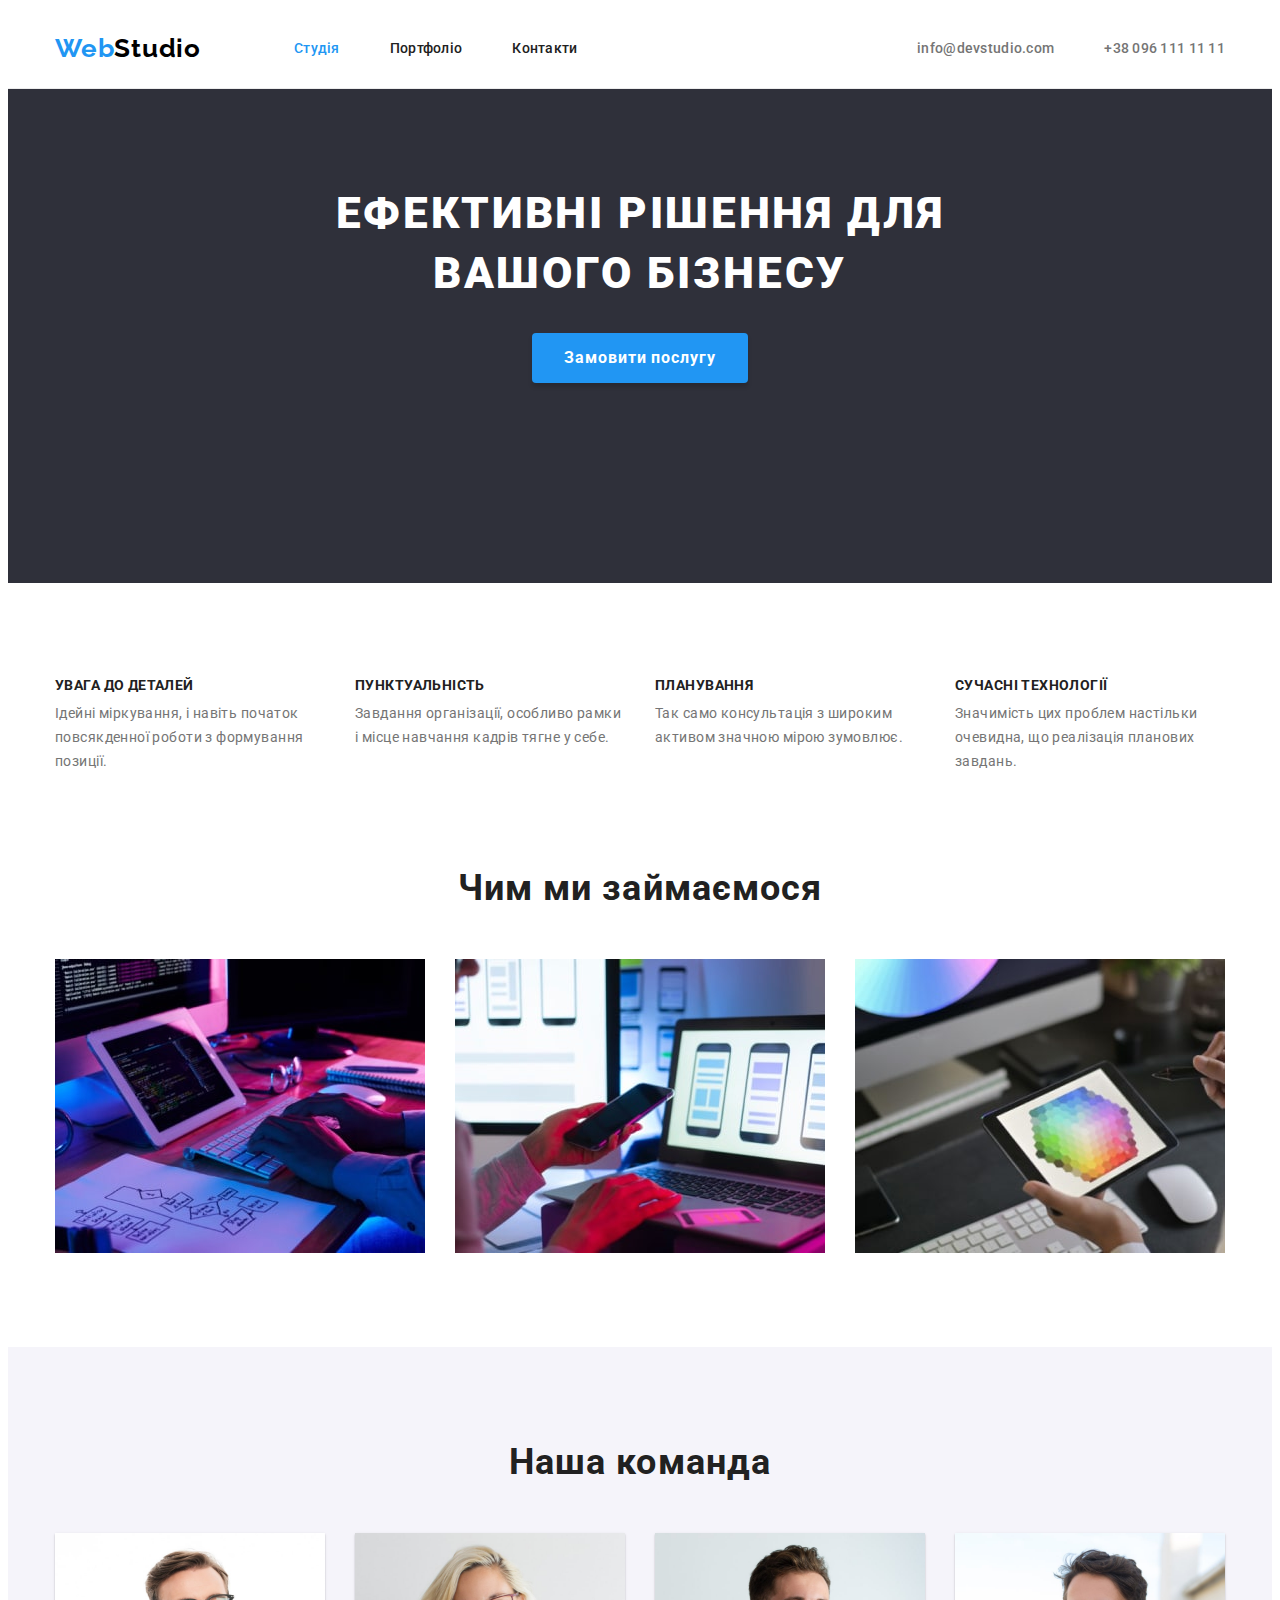
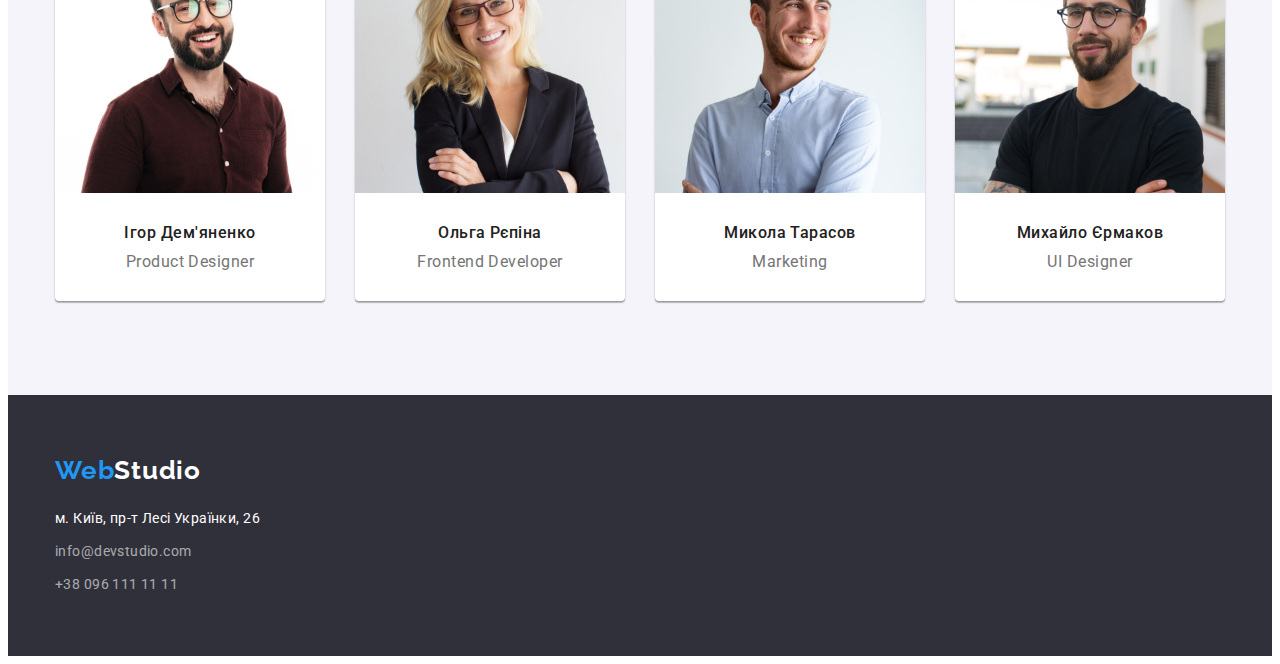
<file: index.html>
<!DOCTYPE html>
<html lang="uk">
	<head>
		<meta charset="UTF-8" />
		<meta http-equiv="X-UA-Compatible" content="IE=edge" />
		<meta name="viewport" content="width=device-width, initial-scale=1.0" />
		<title>Студія</title>
		<link rel="preconnect" href="https://fonts.googleapis.com" />
		<link rel="preconnect" href="https://fonts.gstatic.com" crossorigin />
		<link
			href="https://fonts.googleapis.com/css2?family=Raleway:wght@700&family=Roboto:wght@400;500;700;900&display=swap"
			rel="stylesheet"
		/>
		<link
			rel="stylesheet"
			href="https://cdnjs.cloudflare.com/ajax/libs/modern-normalize/1.1.0/modern-normalize.min.css"
			integrity="sha512-wpPYUAdjBVSE4KJnH1VR1HeZfpl1ub8YT/NKx4PuQ5NmX2tKuGu6U/JRp5y+Y8XG2tV+wKQpNHVUX03MfMFn9Q=="
			crossorigin="anonymous"
			referrerpolicy="no-referrer"
		/>

		<link rel="stylesheet" href="./css/styles.css" />
	</head>

	<body>
		<!-- header -->
		<header class="header">
			<div class="header-container container">
				<nav class="nav">
					<a href="./" class="logo link">
						<span class="logo-name-web">Web</span>Studio
					</a>
					<ul class="nav-list list">
						<li class="nav-list-item"><a class="link current" href="./index.html">Студія</a></li>
						<li class="nav-list-item"><a class="link" href="./portfolio.html">Портфоліо</a></li>
						<li class="nav-list-item"><a class="link" href="">Контакти</a></li>
					</ul>
				</nav>
				<ul class="contacts-list list">
					<li class="contact-mail"><a class="link" href="mailto:info@devstudio.com">info@devstudio.com</a></li>
					<li class="contact-phone"><a class="link" href="tel:+380961111111">+38 096 111 11 11</a></li>
				</ul>
			</div>
		</header>
		<!-- main -->
		<main class="main">
			<section class="hero section">
				<div class="container">
					<h1 class="hero-title">Ефективні рішення для вашого бізнесу</h1>
					<button type="button" class="hero-button">Замовити послугу</button>
				</div>
			</section>
			<section class="advences section">
				<div class="container">
					<h2 class="advences invisible">Наші переваги</h2>
					<ul class="advences-list list">
						<li class="advences-list-item">
							<h3 class="advences subtitle">Увага до деталей</h3>
							<p class="advences-list-item-p">
								Ідейні міркування, і навіть початок повсякденної роботи з формування позиції.
							</p>
						</li>
						<li class="advences-list-item">
							<h3 class="advences subtitle">Пунктуальність</h3>
							<p class="advences-list-item-p">
								Завдання організації, особливо рамки і місце навчання кадрів тягне у себе.
							</p>
						</li>
						<li class="advences-list-item">
							<h3 class="advences subtitle">Планування</h3>
							<p class="advences-list-item-p">Так само консультація з широким активом значною мірою зумовлює.</p>
						</li>
						<li class="advences-list-item">
							<h3 class="advences subtitle">Сучасні технології</h3>
							<p class="advences-list-item-p">
								Значимість цих проблем настільки очевидна, що реалізація планових завдань.
							</p>
						</li>
					</ul>
				</div>
			</section>
			<section class="working section">
				<div class="container">
					<h2 class="working title">Чим ми займаємося</h2>
					<ul class="working-list list">
						<li class="working-list-item">
							<img src="./images/homepage/image1.jpg" width="370" height="294" alt="Людина пише код" />
						</li>
						<li class="working-list-item">
							<img src="./images/homepage/image2.jpg" width="370" height="294" alt="Людина працює в телефоні" />
						</li>
						<li class="working-list-item">
							<img src="./images/homepage/image3.jpg" width="370" height="294" alt="Людина на планшеті вибирає колір" />
						</li>
					</ul>
				</div>
			</section>
			<section class="our-team section">
				<div class="container">
					<h2 class="our-team-title title">Наша команда</h2>
					<ul class="team-members list">
						<li class="member">
							<img src="./images/homepage/Igor.jpg" alt="член компанії" width="270" height="260" />
							<div class="member-container">
								<h3 class="members-subtitle subtitle">Ігор Дем'яненко</h3>
								<p class="members-position" lang="en">Product Designer</p>
							</div>
						</li>
						<li class="member">
							<img src="./images/homepage/Olga.jpg" alt="член компанії" width="270" height="260" />
							<div class="member-container">
								<h3 class="members-subtitle subtitle">Ольга Рєпіна</h3>
								<p class="members-position" lang="en">Frontend Developer</p>
							</div>
						</li>
						<li class="member">
							<img src="./images/homepage/Mukola.jpg" alt="член компанії" width="270" height="260" />
							<div class="member-container">
								<h3 class="members-subtitle subtitle">Микола Тарасов</h3>
								<p class="members-position" lang="en">Marketing</p>
							</div>
						</li>
						<li class="member">
							<img src="./images/homepage/Muxajlo.jpg" alt="член компанії" width="270" height="260" />
							<div class="member-container">
								<h3 class="members-subtitle subtitle">Михайло Єрмаков</h3>
								<p class="members-position" lang="en">UI Designer</p>
							</div>
						</li>
					</ul>
				</div>
			</section>
		</main>
		<!-- footer -->
		<footer class="footer">
			<div class="container">
				<a href="./" class="footer-logo logo link">
					<span class="logo-name-web">Web</span>Studio
				</a>
				<address class="address">
					<ul class="address-list list">
						<li class="address-list-item">
							<a
								href="https://goo.gl/maps/QRbv56mjGe2gUeGr9"
								class="adress-map link"
								rel="nofollow noopener noreferrer"
							>
								м. Київ, пр-т Лесі Українки, 26
							</a>
						</li>
						<li class="address-list-item">
							<a href="mailto:info@devstudio.com" class="adress-connect link">info@devstudio.com</a>
						</li>
						<li class="address-list-item">
							<a href="tel:+380961111111" class="adress-connect link">+38 096 111 11 11</a>
						</li>
					</ul>
				</address>
			</div>
		</footer>
	</body>
</html>
</file>
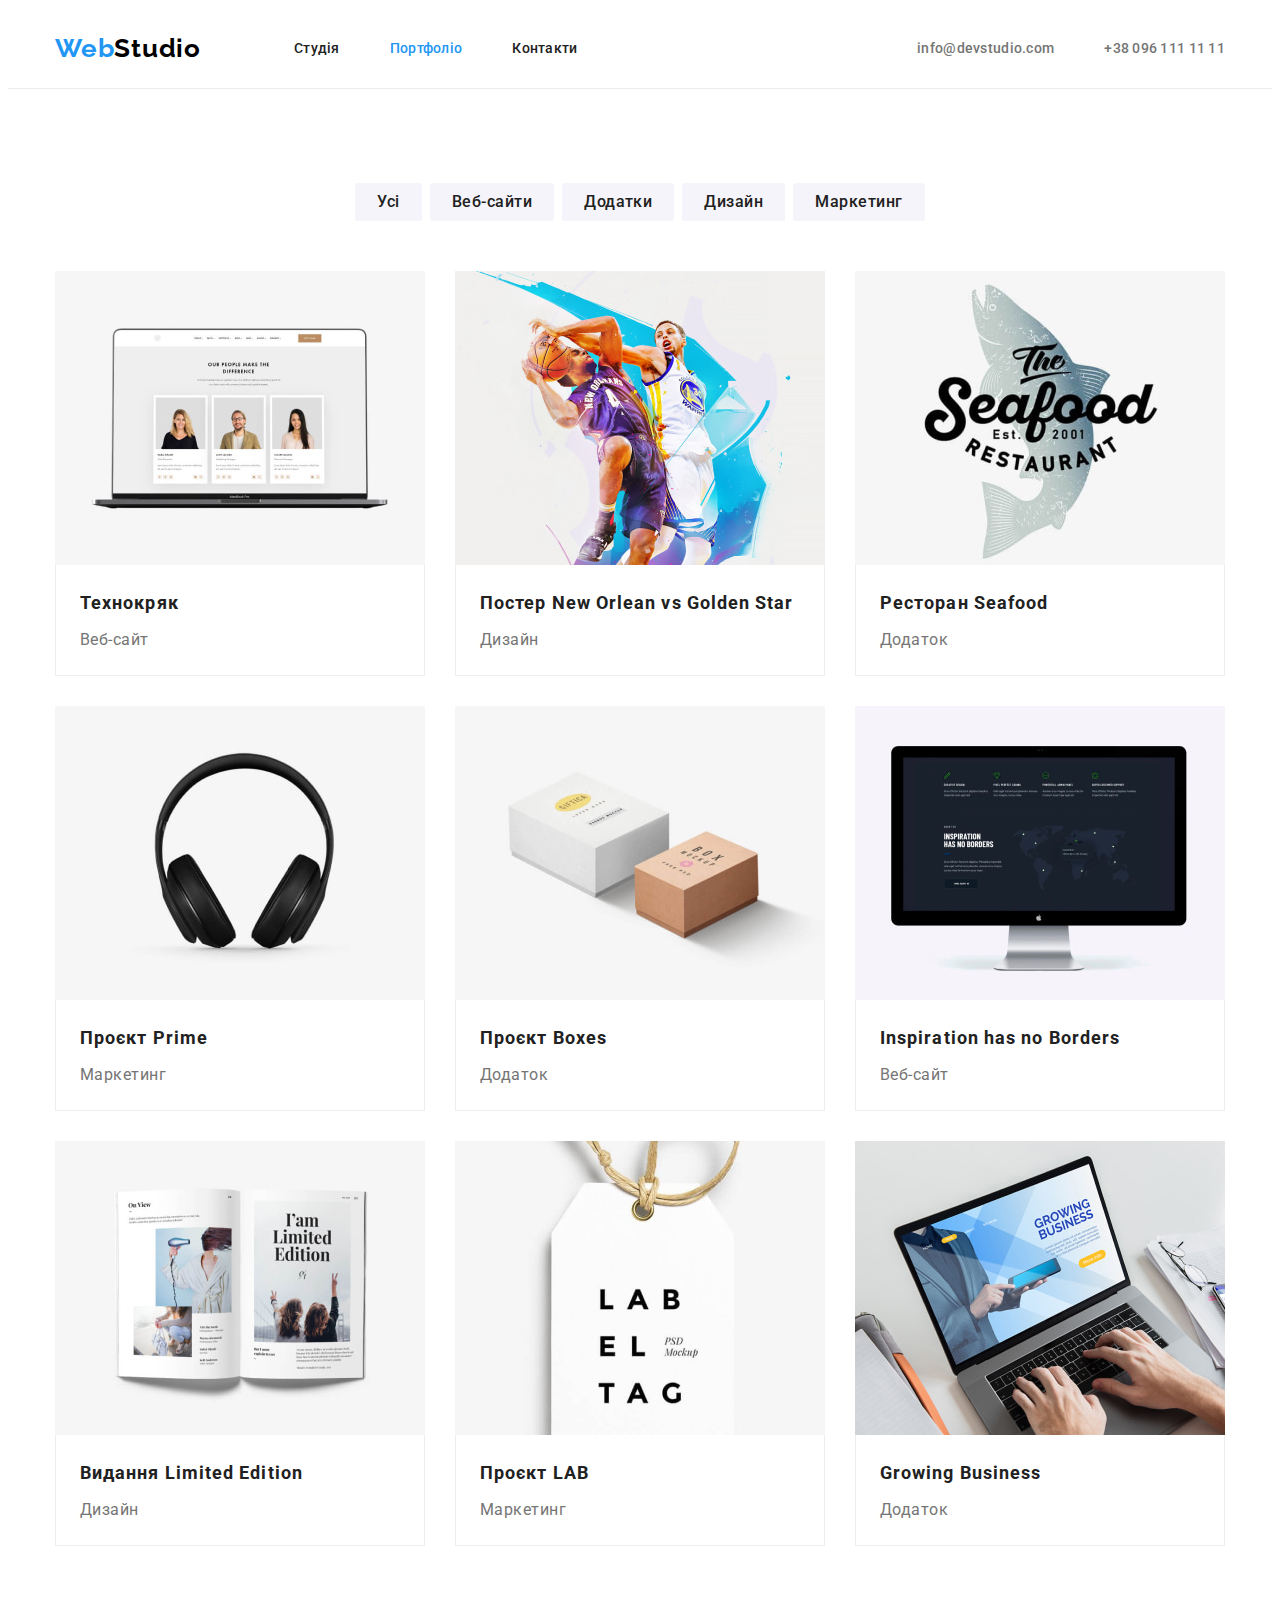
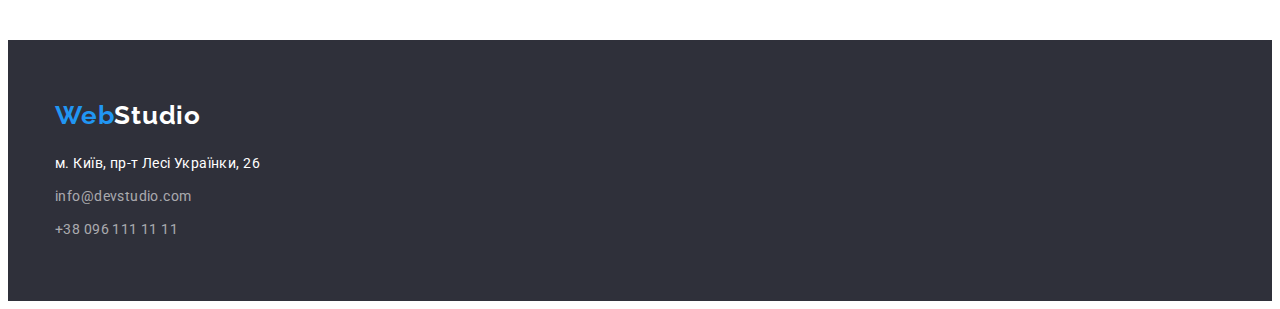
<file: portfolio.html>
<!DOCTYPE html>
<html lang="uk">
	<head>
		<meta charset="UTF-8" />
		<meta http-equiv="X-UA-Compatible" content="IE=edge" />
		<meta name="viewport" content="width=device-width, initial-scale=1.0" />
		<title>Портфоліо</title>
		<link rel="preconnect" href="https://fonts.googleapis.com" />
		<link rel="preconnect" href="https://fonts.gstatic.com" crossorigin />
		<link
			href="https://fonts.googleapis.com/css2?family=Raleway:wght@700&family=Roboto:wght@400;500;700;900&display=swap"
			rel="stylesheet"
		/>
		<link
			rel="stylesheet"
			href="https://cdnjs.cloudflare.com/ajax/libs/modern-normalize/1.1.0/modern-normalize.min.css"
			integrity="sha512-wpPYUAdjBVSE4KJnH1VR1HeZfpl1ub8YT/NKx4PuQ5NmX2tKuGu6U/JRp5y+Y8XG2tV+wKQpNHVUX03MfMFn9Q=="
			crossorigin="anonymous"
			referrerpolicy="no-referrer"
		/>

		<link rel="stylesheet" href="./css/styles.css" />
	</head>

	<body>
		<!-- header -->
		<header class="header">
			<div class="header-container container">
				<nav class="nav">
					<a href="./" class="logo link">
						<span class="logo-name-web">Web</span>Studio
					</a>
					<ul class="nav-list list">
						<li class="nav-list-item"><a class="link " href="./index.html">Студія</a></li>
						<li class="nav-list-item"><a class="link current" href="./portfolio.html">Портфоліо</a></li>
						<li class="nav-list-item"><a class="link" href="">Контакти</a></li>
					</ul>
				</nav>
				<ul class="contacts-list list">
					<li class="contact-mail"><a class="link" href="mailto:info@devstudio.com">info@devstudio.com</a></li>
					<li class="contact-phone"><a class="link" href="tel:+380961111111">+38 096 111 11 11</a></li>
				</ul>
			</div>
		</header>

		<!-- main -->
		<main class="main main-portfolio">
			<section class="section">
				<div class="container">
					<h1 class="title invisible">Портфоліо</h1>
					<!-- -----------Filter---------- -->
					<ul class="filter-list list">
						<li class="list-item"><button type="button" class="item-button usi">Усі</button></li>
						<li class="list-item"><button type="button" class="item-button">Веб-сайти</button></li>
						<li class="list-item"><button type="button" class="item-button">Додатки</button></li>
						<li class="list-item"><button type="button" class="item-button">Дизайн</button></li>
						<li class="list-item"><button type="button" class="item-button">Маркетинг</button></li>
					</ul>
					<!-- -----------Examples---------- -->
					<ul class="examples-list list">
						<li class="examples-list-item">
							<img src="./images/portfolio/example1.jpg" alt="Технокряк" width="370px" height="294px" />
							<div class="item-container">
								<h2 class="exp subtitle">Технокряк</h2>
								<p class="exp-p">Веб-сайт</p>
							</div>
						</li>
						<li class="examples-list-item">
							<img
								src="./images/portfolio/example2.jpg"
								alt="Постер New Orlean vs Golden Star"
								width="370px"
								height="294px"
							/>
							<div class="item-container">
								<h2 class="exp subtitle">Постер New Orlean vs Golden Star</h2>
								<p class="exp-p">Дизайн</p>
							</div>
						</li>
						<li class="examples-list-item">
							<img src="./images/portfolio/example3.jpg" alt="Ресторан Seafood" width="370px" height="294px" />
							<div class="item-container">
								<h2 class="exp subtitle">Ресторан Seafood</h2>
								<p class="exp-p">Додаток</p>
							</div>
						</li>
						<li class="examples-list-item">
							<img src="./images/portfolio/example4.jpg" alt="Проєкт Prime" width="370px" height="294px" />
							<div class="item-container">
								<h2 class="exp subtitle">Проєкт Prime</h2>
								<p class="exp-p">Маркетинг</p>
							</div>
						</li>
						<li class="examples-list-item">
							<img src="./images/portfolio/example5.jpg" alt="Проєкт Boxes" width="370px" height="294px" />
							<div class="item-container">
								<h2 class="exp subtitle">Проєкт Boxes</h2>
								<p class="exp-p">Додаток</p>
							</div>
						</li>
						<li class="examples-list-item">
							<img
								src="./images/portfolio/example6.jpg"
								alt="Inspiration has no Borders"
								width="370px"
								height="294px"
							/>
							<div class="item-container">
								<h2 class="exp subtitle">Inspiration has no Borders</h2>
								<p class="exp-p">Веб-сайт</p>
							</div>
						</li>
						<li class="examples-list-item">
							<img src="./images/portfolio/example7.jpg" alt="Видання Limited Edition" width="370px" height="294px" />
							<div class="item-container">
								<h2 class="exp subtitle">Видання Limited Edition</h2>
								<p class="exp-p">Дизайн</p>
							</div>
						</li>
						<li class="examples-list-item">
							<img src="./images/portfolio/example8.jpg" alt="Проєкт LAB" width="370px" height="294px" />
							<div class="item-container">
								<h2 class="exp subtitle">Проєкт LAB</h2>
								<p class="exp-p">Маркетинг</p>
							</div>
						</li>
						<li class="examples-list-item">
							<img src="./images/portfolio/example9.jpg" alt="Growing Business" width="370px" height="294px" />
							<div class="item-container">
								<h2 class="exp subtitle">Growing Business</h2>
								<p class="exp-p">Додаток</p>
							</div>
						</li>
					</ul>
				</div>
			</section>
		</main>

		<!-- footer -->
		<footer class="footer">
			<div class="container">
				<a href="./" class="footer-logo logo link">
					<span class="logo-name-web">Web</span>Studio
				</a>
				<address class="address">
					<ul class="address-list list">
						<li class="address-list-item">
							<a
								href="https://goo.gl/maps/QRbv56mjGe2gUeGr9"
								class="adress-map link"
								rel="nofollow noopener noreferrer"
							>
								м. Київ, пр-т Лесі Українки, 26
							</a>
						</li>
						<li class="address-list-item">
							<a href="mailto:info@devstudio.com" class="adress-connect link">info@devstudio.com</a>
						</li>
						<li class="address-list-item">
							<a href="tel:+380961111111" class="adress-connect link">+38 096 111 11 11</a>
						</li>
					</ul>
				</address>
			</div>
		</footer>
	</body>
</html>
</file>
<file: css/styles.css>
html {
	box-sizing: border-box;
}

*,
*::before,
*::after {
	box-sizing: inherit;
}

/* Змінні */
:root {
	--main-color: #f5f5f5;
	--header-color: #ffffff;
	--footer-color: #2f303a;
	--action-color: #2196f3;
	--font-main-color: #757575;
	--font-submain-color: #212121;
	--button-passive-color: #f5f4fa;

	/* Others */
	--indent:30px;
	--items:3;
}

/*________________________ Глобальні стилі __________________*/
body {
	background-color: var(--header-color);
	color: var(--font-main-color);
	font-family: "Roboto", sans-serif;
	font-size: 14px;
}

/* reset start */
h1,
h2,
h3,
h4,
h5,
h6,
p {
	margin: 0;
}

.link {
	text-decoration: none;
	color: currentColor;
}

.list {
	list-style: none;
	margin: 0;
	padding: 0;
}

img {
	display: block;
}

/* reset end */

.container {
	width: 1200px;
	margin-left: auto;
	margin-right: auto;
	padding: 0 15px;
}

/* __________________Утиліти_________________ */

.title,
.subtitle {
	color: var(--font-submain-color);
}

.invisible {
	visibility: hidden;
	position: absolute;
	width: 0px;
	height: 0px;
	margin: 0px;
	border: 0;
	padding: 0;
}

.section {
	padding-bottom: 94px;
}

/* -----------------------Хедер------------------------ */
.header {
	border-bottom: 1px solid #ececec;
}

.header-container {
	display: flex;
	justify-content: space-between;
	align-items: center;
}

.logo {
	color: #000000;
	font-family: "Raleway";
	font-weight: 700;
	font-size: 26px;
	line-height: calc(31 / 26);
	letter-spacing: 0.03em;

	margin-right: 93px;
}

.logo-name-web {
	color: var(--action-color);
}

.current.link {
	color: var(--action-color);
}

/* ___________________nav__________________ */

.nav {
	display: flex;
	flex-direction: row;
	align-items: center;
}

.nav-list {
	display: flex;
	flex-direction: row;
	gap: 50px;
	padding: 32px 0;
}

.nav-list a {
	color: var(--font-submain-color);
	font-weight: 500;
	line-height: calc(16 / 14);
	letter-spacing: 0.02em;
}

.nav-list a:hover,
.nav-list a:focus {
	color: var(--action-color);
}

/* ____________contacts____________ */

.contacts-list {
	display: flex;
	flex-direction: row;
	gap: 50px;
}

.contacts-list a {
	color: var(--font-main-color);
	font-weight: 500;
	line-height: calc(16 / 14);
	letter-spacing: 0.02em;
}

.contacts-list a:hover,
.contacts-list a:focus {
	color: var(--action-color);
}

/* Hero*/
.hero{
	padding: 200px 0;
	background-color: var(--footer-color);
}




.hero-title {
	margin: 0 auto 30px auto;
	padding: 0;
	color: var(--header-color);
	font-weight: 900;
	font-size: 44px;
	line-height: calc(60 / 44);
	text-align: center;
	letter-spacing: 0.06em;
	text-transform: uppercase;

	width: 696px;
}

.hero-button {
	min-width: 216px;
	box-shadow: 0px 4px 4px rgba(0, 0, 0, 0.15);
	border-radius: 4px;
	margin-left: auto;
	margin-right: auto;

	padding: 10px 32px;

	color: var(--header-color);
	background-color: var(--action-color);
	border: none;
	cursor: pointer;
	font-weight: 700;
	font-size: 16px;
	line-height: calc(30 / 16);
	display: flex;
	align-items: center;
	text-align: center;
	letter-spacing: 0.06em;
}

.hero-button:hover,
.hero-button:focus,
.hero-button:active {
	color: var(--header-color);
	background-color: #188ce8;
	border: none;
	cursor: pointer;
}

/* -----------------------------main----------------------------- */

.advences.section{
	padding-bottom: 0;
}

.advences.subtitle {
	margin-bottom: 8px;
	font-size: 14px;
	line-height: calc(16 / 14);
	letter-spacing: 0.03em;
	text-transform: uppercase;
}

.advences-list {
	display: flex;
	flex-direction: row;
	gap: 30px;
}

.advences-list-item-p {
	line-height: calc(24 / 14);
	letter-spacing: 0.03em;
	width: 270px;
}

.our-team {
	background-color: var(--button-passive-color);
}

.working.title,
.our-team-title {
	font-size: 36px;
	line-height: calc(42 / 36);
	text-align: center;
	letter-spacing: 0.03em;
}

.working.title,
.our-team-title.title {
	margin-bottom: 50px;
}

.working-list {
	display: flex;
	gap: 30px;
}



.team-members {
	display: flex;
	flex-direction: row;
	gap: 30px;
}

.member {
	background-color: #fff;
	box-shadow: 0px 1px 3px rgba(0, 0, 0, 0.12), 0px 1px 1px rgba(0, 0, 0, 0.14), 0px 2px 1px rgba(0, 0, 0, 0.2);
	border-radius: 0px 0px 4px 4px;
}

.member-container{
	padding: 30px 0;
}

.members-subtitle {
	margin-bottom: 10px;

	font-weight: 500;
	font-size: 16px;
	line-height: calc(19 / 16);
	text-align: center;
	letter-spacing: 0.03em;
}

.members-position {
	font-size: 16px;
	line-height: calc(19 / 16);
	text-align: center;
	letter-spacing: 0.03em;
}

/* ________________Футер______________ */

.footer {
	background-color: var(--footer-color);
		padding: 60px 0;
}

.footer a {
	color: var(--header-color);
}

.footer-logo {
	display: inline-block;
	margin-right: 0;
	margin-bottom: 20px;
}


.address-list-item {
	font-style: normal;
	line-height: calc(24 / 14);
	letter-spacing: 0.03em;
}

.address-list-item:not(:last-child) {
	margin-bottom: 9px;
}

.adress-connect.link {
	color: rgba(255, 255, 255, 0.6);
}

.adress-connect.link:active,
.adress-connect.link:hover,
.adress-connect.link:focus {
	color: var(--action-color);
}

/* portfolio */

.section{
	padding-top: 94px;
}

.main.main-portfolio{
	background-color: F5F5F5;
}

.filter-list.list{
	display: flex;
	justify-content: center;
	gap: 8px;
	margin-bottom: 50px;
}


button {
	font-family: inherit;
}

.item-button {
	color: var(--font-submain-color);
	background-color: var(--button-passive-color);
	border-radius: 4%;
	cursor: pointer;
	font-weight: 500;
	font-size: 16px;
	line-height: calc(26 / 16);
	text-align: center;
	letter-spacing: 0.03em;
	border-style: none;

	padding: 6px 22px;
}

.item-button:hover,
.item-button:focus {
	color: var(--header-color);
	background-color: var(--action-color);
	border-radius: 4%;
}

.examples-list.list{
	display: flex;
	flex-wrap: wrap;
	gap: 30px;
	
}

.examples-list-item{
	flex-basis: calc((100% - var(--indent) * (var(--items) - 1)) / (var(--items)));
}



.item-container{
	padding:20px 24px ;
	border: 1px solid #EEEEEE;
	border-top: none;
}


.exp.subtitle {
	font-size: 18px;
	line-height: calc(36 / 18);
	letter-spacing: 0.06em;
	margin-bottom: 4px;
}

.exp-p {
	font-size: 16px;
	line-height: calc(30 / 16);
	letter-spacing: 0.03em;
}
</file>
